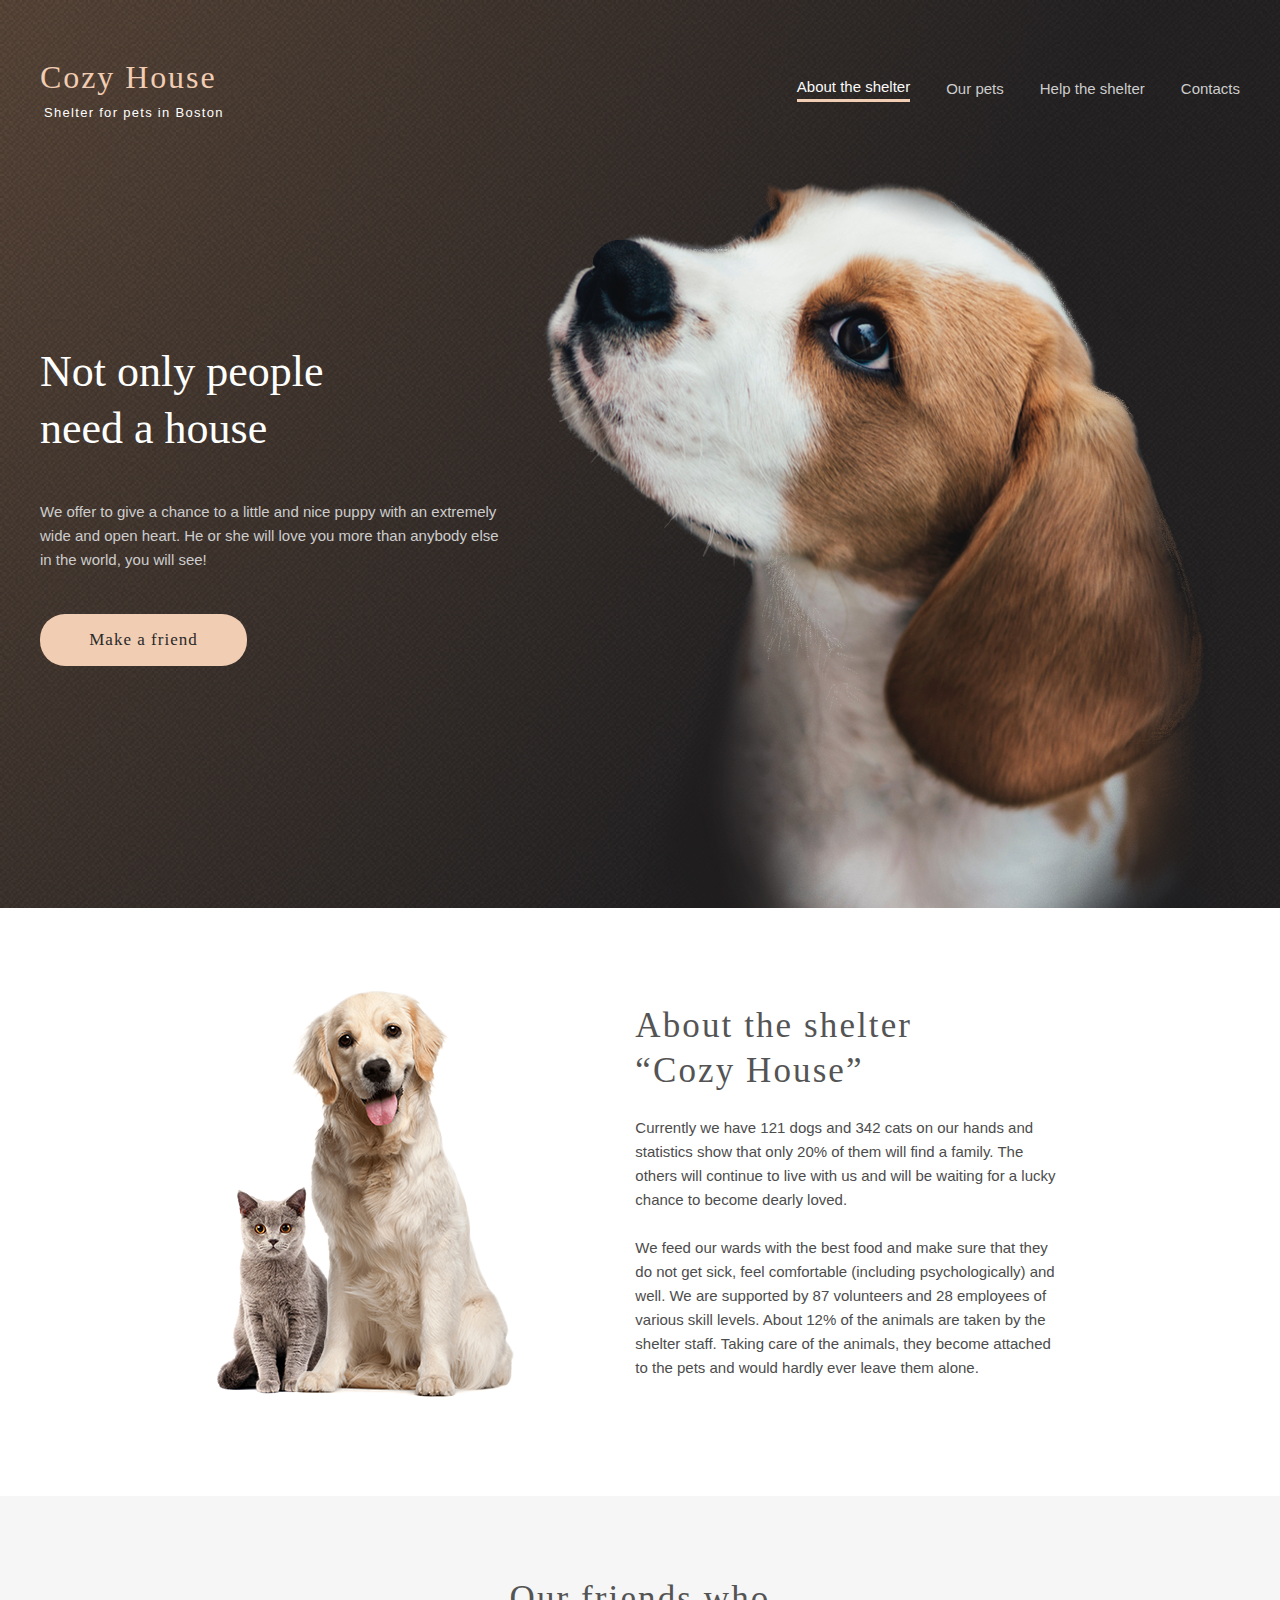
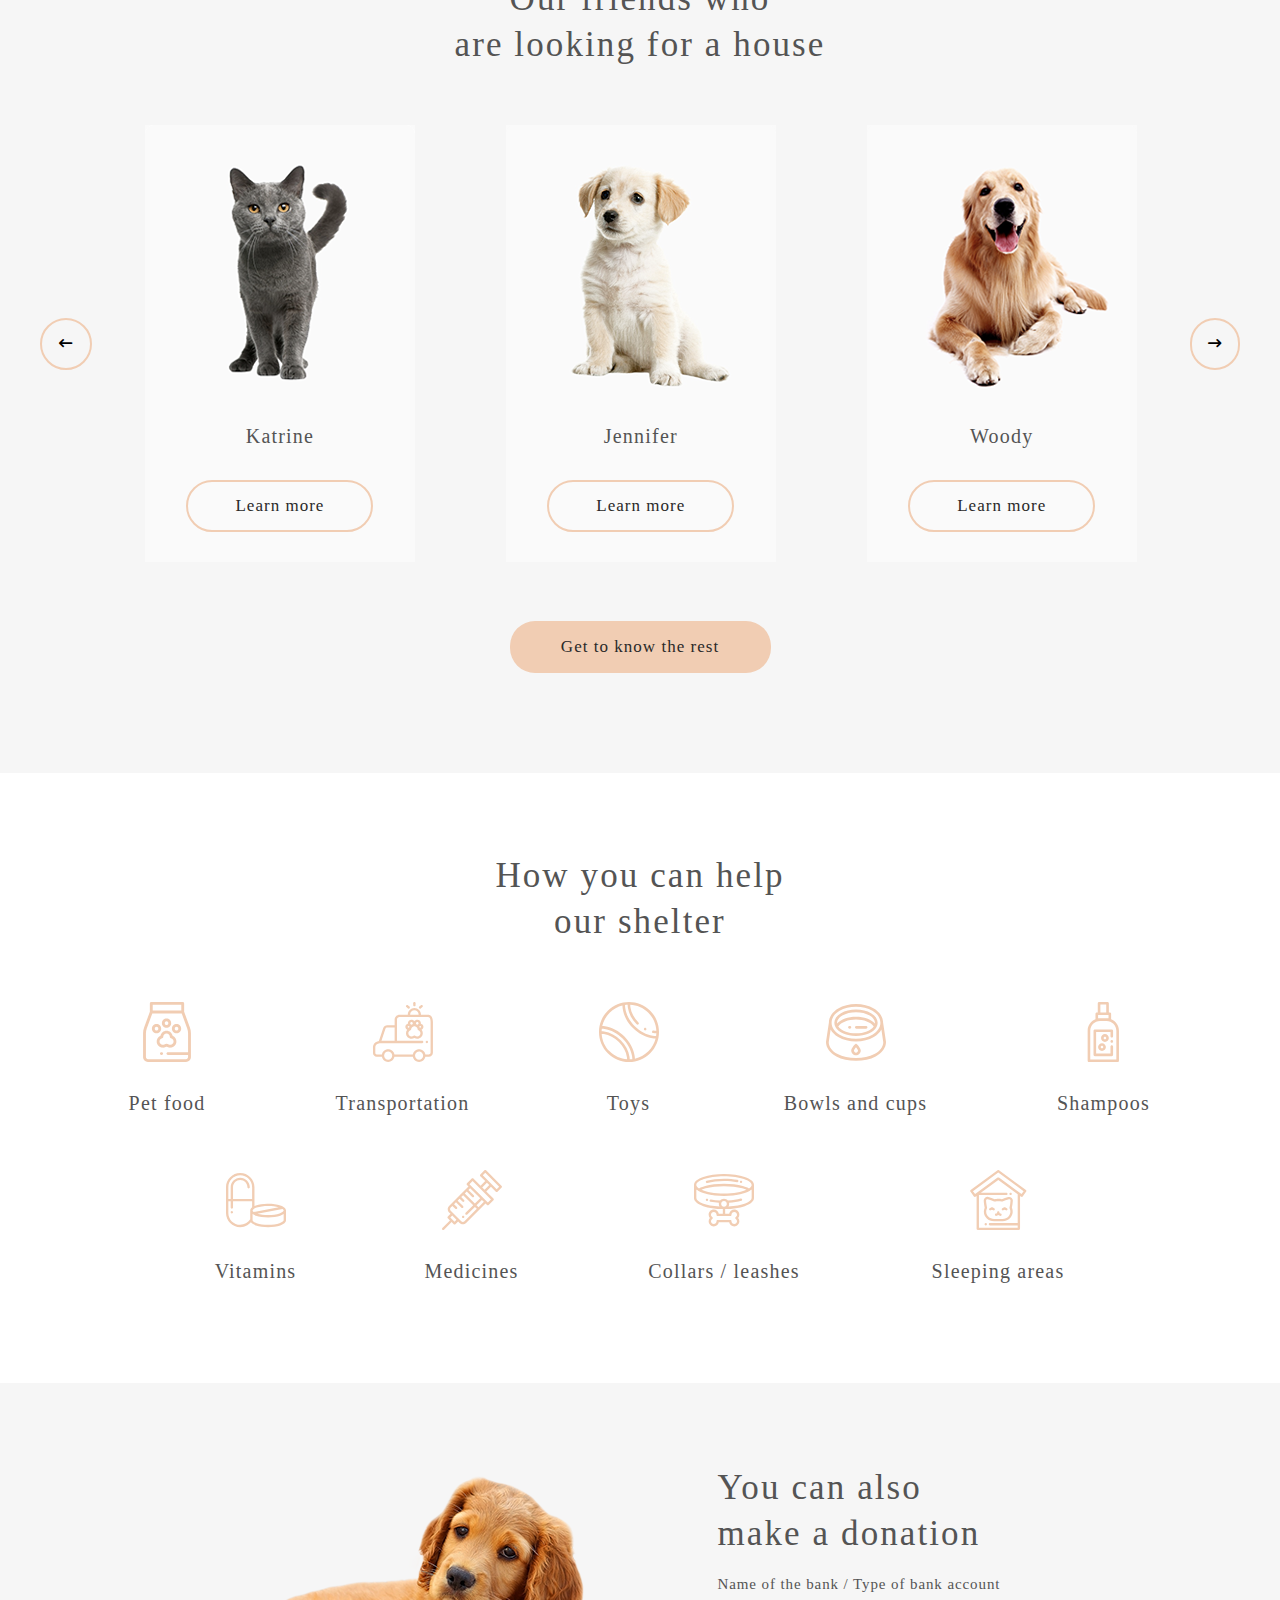
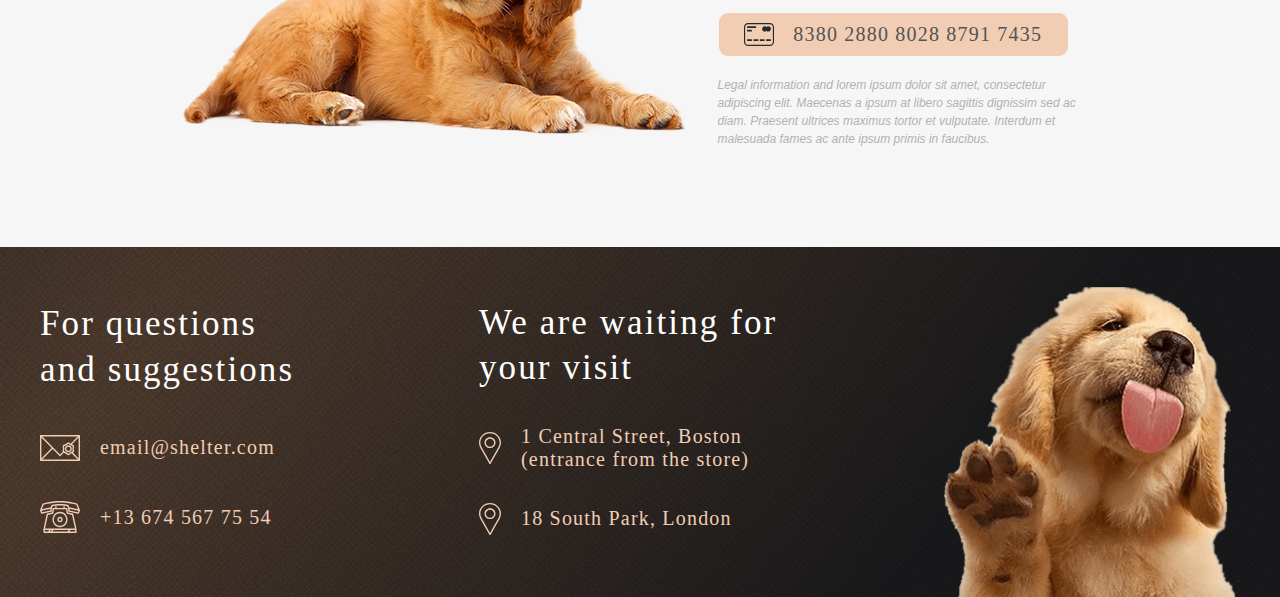
<file: pages/main/index.html>
<!DOCTYPE html>
<html lang="en">
<head>
    <meta charset="UTF-8">
    <meta http-equiv="X-UA-Compatible" content="IE=edge">
    <meta name="viewport" content="width=device-width, initial-scale=1.0">
    <title>Cozy House</title>
    <link rel="stylesheet" type="text/css" href="https://cdnjs.cloudflare.com/ajax/libs/font-awesome/6.1.1/css/all.min.css">
    <link rel="shortcut icon" href="../../assets/icons/Icons8-Windows-8-Animals-Dog-Track.ico" type="image/x-icon">
    <link rel="stylesheet" href="style.css">
</head>
<body onresize="createAdaptiveSlider()">


<!-- HEADER -->
    <div class="header-main">
        <header class="header">
            <div class="container">
                <div class="header-wrapper">
                    <div class="logo-header">
                        <a href="index.html">
                            <h1>
                                Cozy House
                            </h1>
                            <p class="logo-header-description">
                                Shelter for pets in Boston
                            </p>
                        </a>
                        
                    </div>
                    <div class="nav-header">
                        <a href="index.html" class="nav-header-link-active" >About the shelter</a>
                        <a href="../pets/pets.html" class="nav-header-link" target="_blank">Our pets</a>
                        <a href="#help" class="nav-header-link">Help the shelter</a>
                        <a href="#footer" class="nav-header-link">Contacts</a>
                    </div>
                    <div class="nav-header-burger" id="burger">
                        <span class="line-burger "><hr class="hr-burger line-burger1"></span>
                        <span class="line-burger "><hr class="hr-burger line-burger2"></span>
                        <span class="line-burger "><hr class="hr-burger line-burger3"></span>
                    </div>
                </div>
            </div>
        </header>
    </div>
<!-- MAIN -->
    <main class="main">
        <section class="not-only">
            <div class="container">
                <div class="not-only-wrapper">
                    <div class="not-only-text-block">
                        <h2>Not only people <br>need a house</h2>
                        <p class="not-only-add-text">We offer to give a chance to a 
                            little and nice puppy with an extremely wide and open heart. 
                            He or she will love you more than anybody else in the world, 
                            you will see!</p>
                        <button type="button" onclick="buttonToOurFriends()" class="not-only-button">Make a friend</button>
                    </div>
            
                    <div class="not-only-img">
                        <img src="../../assets/images/start-screen-puppy.png" alt="start-screen-puppy">
                    </div>
                </div>
            </div>
        </section>
        <section class="about">
            <div class="container">
                <div class="about-wrapper">
                    <div class="about-img">
                        <img src="../../assets/images/about-pets.png" alt="about-pets">
                    </div>
                    <div class="about-text-block">
                        <h3>About the shelter <br>“Cozy House”</h3>
                        <p class="about-add-text">Currently we have 121 dogs and 
                            342 cats on our hands and statistics show that only 
                            20% of them will find a family. The others will continue 
                            to live with us and will be waiting for a lucky chance to 
                            become dearly loved.</p>
                            <br>
                        <p class="about-add-text">We feed our wards with the best 
                            food and make sure that they do not get sick, feel 
                            comfortable (including psychologically) and well. 
                            We are supported by 87 volunteers and 28 employees 
                            of various skill levels. About 12% of the animals 
                            are taken by the shelter staff. Taking care of the 
                            animals, they become attached to the pets and would 
                            hardly ever leave them alone.</p>
                    </div>
                </div>
            </div>
        </section>
        <section class="our-friends" id="our-friends">
            <div class="container">
                <div class="our-friends-wrapper">
                    <div class="our-friends-title">
                        <h4>Our friends who <br>
                            are looking for a house</h4>
                    </div>
                    <div class="our-friends-slider">
                        <button type="button" class="our-friends-arrow1 ">
                            <i class="fa-solid fa-arrow-left-long"></i>
                        </button>
                        <div class="our-friends-whole-trio"></div>
                        <button type="button" class="our-friends-arrow2">
                            <i class="fa-solid fa-arrow-right-long"></i>
                        </button>
                    </div>
                    <button type="button" onclick="buttonToOurFriendsPage()" class="our-friends-button">
                        Get to know the rest
                    </button>
                </div>
            </div>
        </section>
        <section class="help" id="help">
            <div class="container">
                <div class="help-wrapper">
                    <div class="help-title">
                        <h4>How you can help <br>
                            our shelter</h4>
                    </div> 
                    <div class="help-grid">
                        <div class="help-img help-img1">
                            <img src="../../assets/icons/icon-pet-food.svg" alt="pet-food">
                            <p class="help-img-name">Pet food</p>
                        </div>
                        <div class="help-img help-img2">
                            <img src="../../assets/icons/icon-transportation.svg" alt="transportation">
                            <p class="help-img-name">Transportation</p>
                        </div>
                        <div class="help-img help-img3">
                            <img src="../../assets/icons/icon-toys.svg" alt="toys">
                            <p class="help-img-name">Toys</p>
                        </div>
                        <div class="help-img help-img4">
                            <img src="../../assets/icons/icon-bowls-and-cups.svg" alt="bowls-and-cups">
                            <p class="help-img-name">Bowls and cups</p>
                        </div>
                        <div class="help-img help-img5">
                            <img src="../../assets/icons/icon-shampoos.svg" alt="shampoos">
                            <p class="help-img-name">Shampoos</p>
                        </div>
                        <div class="help-img help-img6">
                            <img src="../../assets/icons/icon-vitamins.svg" alt="vitamins">
                            <p class="help-img-name">Vitamins</p>
                        </div>
                        <div class="help-img help-img7">
                            <img src="../../assets/icons/icon-medicines.svg" alt="medicines">
                            <p class="help-img-name">Medicines</p>
                        </div>
                        <div class="help-img help-img8">
                            <img src="../../assets/icons/icon-collars-leashes.svg" alt="collars-leashes">
                            <p class="help-img-name">Collars / leashes</p>
                        </div>
                        <div class="help-img help-img9">
                            <img src="../../assets/icons/icon-sleeping-area.svg" alt="sleeping-area">
                            <p class="help-img-name">Sleeping areas</p>
                        </div>
                    </div>
                </div>
            </div>
        </section>
        <section class="in-addition">
            <div class="container">
                <div class="in-addition-wrapper">
                    <div class="in-addition-img">
                        <img src="../../assets/images/donation-dog.png" alt="donation-dog">
                    </div>
                    <div class="in-addition-text-block">
                        <h5 >You can also <br> make a donation</h5>
                        <p class="in-addition-add-text1">Name of the bank / Type 
                            of bank account</p>
                            <form action="#">
                                <button type="button" class="in-addition-button in-addition-button-text" onclick="inAdditionButton()">
                                    <img src="../../assets/icons/credit-card.svg" alt="credit-card">
                                    8380 2880 8028 8791 7435
                                </button>
                            </form>
                        <p class="in-addition-add-text2">Legal information and lorem 
                            ipsum dolor sit amet, consectetur adipiscing elit. 
                            Maecenas a ipsum at libero sagittis dignissim sed ac 
                            diam. Praesent ultrices maximus tortor et vulputate. 
                            Interdum et malesuada fames ac ante ipsum primis in 
                            faucibus.</p>
                    </div>
                </div>
            </div>
        </section>
    </main>
<!-- FOOTER -->
    <footer class="footer" id="footer">
        <div class="container">
            <div class="footer-wrapper">
                <div class="footer-block footer-block1">
                    <h6>For questions and suggestions
                    </h6>
                    <div class="footer-contact">
                        <a href="mailto:email@shelter.com"><img src="../../assets/icons/icon-email.svg" alt="icon-email"></a>
                        <a href="mailto:email@shelter.com" class="footer-text">email@shelter.com</a>
                        
                    </div>
                    <div class="footer-contact">
                        <a href="tel:+136745677554"><img src="../../assets/icons/icon-phone.svg" alt="phone"></a>
                        <a href="tel:+136745677554" class="footer-text">+13 674 567 75 54</a>
                    </div>
                </div>
                <div class="footer-block footer-block2">
                    <h6>We are waiting for your visit
                    </h6>
                    <div class="footer-contact footer-contact-point">
                        <a href="https://goo.gl/maps/tnH14oCpLKEokHBg7" target="_blank"><img src="../../assets/icons/icon-marker.svg" alt="icon-marker"></a>
                        <a href="https://goo.gl/maps/tnH14oCpLKEokHBg7" target="_blank" class="footer-text">1 Central Street, Boston (entrance from the store)</a>
                    </div>
                    <div class="footer-contact footer-contact-point">
                        <a href="https://goo.gl/maps/tnH14oCpLKEokHBg7" target="_blank"><img src="../../assets/icons/icon-marker.svg" alt="icon-marker"></a>
                        <a href="https://goo.gl/maps/tnH14oCpLKEokHBg7" target="_blank" class="footer-text">18 South Park, London </a>
                    </div>
                </div>
                <img src="../../assets/images/footer-puppy.png" alt="footer-puppy" class="footer-img">
            </div>
        </div>
    </footer>

   <script src="script.js"></script>
</body>
</html>
</file>
<file: pages/main/style.css>
@font-face {
	font-family: 'Arial';
	src: url('../../assets/fonts/arial.ttf');
	src: local('Arial Regular'), local('Arial-Regular'),
		url('../../assets/fonts/arial.ttf') format('truetype');
	font-weight: normal;
	font-style: normal;
}

@font-face {
	font-family: 'Georgia';
	src: url('../../assets/fonts/georgia.ttf');
	src: local('Georgia Regular'), local('Georgia-Regular'),
		url('../../assets/fonts/georgia.ttf') format('truetype');
	font-weight: normal;
	font-style: normal;
}

html {
    box-sizing: border-box;
	scroll-behavior: smooth; 
	overflow-x: hidden;
}

html.open {
	overflow-y: hidden;
}

*, *::before, *::after {
    box-sizing: inherit;
}

body {
	margin: 0;
	position: relative;
	overflow-x: hidden;
	width: 100vw;
}



img {
    height: auto;
    vertical-align: middle;
}

p, h1, h2, h3, h5, h6 {
    margin-block-start: 0px;
    margin-block-end: 0px;
  }
  
.container {
	max-width: 1230px;
	margin: 0 auto;
	padding: 0 15px;
}

a {
	text-decoration: none;
}



:root {
	--color-light-xl: #FFFFFF;
	--color-light-l:#F6F6F6;
	--color-light-s:#FAFAFA;
	--color-dark-s:#CDCDCD;
	--color-dark-m:#B2B2B2;
	--color-dark-l:#545454;
	--color-dark-xl:#4C4C4C;
	--color-dark-2xl:#444444;
	--color-dark-3xl:#292929;
	--color-primary:#F1CDB3;
	--color-primary-light:#FDDCC4;
}

/* HEADER */

.overlay, .overlay-popup {
	background-color: #211F20;
	margin: 0;
	overflow-x: hidden;
	width: 100%;
	height: 100%;
	z-index: 2;
	opacity: 90%;
	position: absolute;
	transition: 0.5s;
}

.overlay-popup {
	opacity: 60%;
}

.header-main {
	background-size: cover;
}

.header-wrapper {
	display: flex;
	flex-direction: row;
	flex-wrap: nowrap;
	justify-content:space-between;
	padding-top: 60px;
	max-width: 1200px;
	
}

h1 {
	margin-bottom: 10px;
	font-family: 'Georgia';
	font-style: normal;
	font-weight: 400;
	font-size: 32px;
	line-height: 110%;
	letter-spacing: 0.06em;
	color: var(--color-primary);
}

.logo-header-description {
	font-family: 'Arial';
	font-style: normal;
	font-weight: 400;
	font-size: 13px;
	line-height: 15px;
	letter-spacing: 0.1em;
	color: var(--color-light-xl);
	margin-left: 4px;
}


.nav-header {
	display: flex;
	flex-direction: row;
	align-items: center;
}

.nav-header-burger, .nav-burger-menu {
	display: none;
}

.nav-header-link {
	font-family: 'Arial';
	font-style: normal;
	font-weight: 400;
	font-size: 15px;
	line-height: 160%;
	color: var(--color-dark-s);
	margin-left: 36px;
	text-decoration: none;
	margin-bottom: 3px;
	transition-duration: 0.5s;
}

.nav-header-link:hover, .nav-header-link:focus, .nav-header-link:active {
	color: var(--color-light-s);
	transition-duration: 0.5s;

}

.nav-header-link-active {
	font-family: 'Arial';
	font-style: normal;
	font-weight: 400;
	font-size: 15px;
	line-height: 160%;
	color: var(--color-light-s);
	text-decoration: none;
	margin-left: 36px;
	margin-bottom: 3px;
	border-bottom: solid var(--color-primary) 3px;
	
}

/* NOT ONLY */

.not-only {
	background-image: url(../../assets/images/start-screen-gradient-background.jpg);
	background-repeat: no-repeat;
	background-size: cover;
	background-position: 0 0;
}

.not-only-wrapper {
	margin-top: -120px;
	display: flex;
	flex-direction: row;
	align-content: space-between;
}

.not-only-text-block{
	display: flex;
	flex-direction: column;
	justify-content:flex-start;
	margin-top: 343px;
	margin-right: 43px;
}

h2 {
	font-family: 'Georgia';
	font-style: normal;
	font-weight: 400;
	font-size: 44px;
	line-height: 130%;
	color: var(--color-light-xl);
}

.not-only-add-text {
	font-family: 'Arial';
	font-style: normal;
	font-weight: 400;
	font-size: 15px;
	line-height: 160%;
	color: var(--color-dark-s);
	margin-top: 42px;
	margin-bottom: 42px;
}

.not-only-button {
	background-color: var(--color-primary);
	width: 207px;
	height: 52px;
	border: none;
	border-radius: 25px;
	font-family: 'Georgia';
	font-style: normal;
	font-weight: 400;
	font-size: 17px;
	line-height: 130%;
	letter-spacing: 0.06em;
	color: var(--color-dark-3xl);
	text-decoration: none;
	cursor: pointer;
	transition-duration: 0.5s;
}

.not-only-button:hover {
	background-color : var(--color-primary-light);
	transition-duration: 0.5s;
}

.not-only-img {
	margin-top: 180px;
	
}

/* ABOUT */

.about {
	padding-top: 82px;
	padding-bottom: 83px;
}

.about-wrapper {
	display: flex;
	flex-direction: row;
	justify-content: space-evenly;
	align-items: center;
}

.about-img {
	justify-items: center;
	display: flex;
	justify-content: center;
	margin-bottom: 15px;
	
}

.about-text-block {
	display: flex;
	flex-direction: column;
	width: 430px;
	height: 380px;
	margin-bottom: 16px;
	margin-left: -54px;
	
}

h3 {
	font-family: 'Georgia';
	font-style: normal;
	font-weight: 400;
	font-size: 35px;
	line-height: 128%;
	letter-spacing: 0.06em;
	color: var(--color-dark-l);
	margin-bottom: 23px;
}

.about-add-text {
	font-family: 'Arial';
	font-style: normal;
	font-weight: 400;
	font-size: 15px;
	line-height: 160%;
	color: var(--color-dark-xl);
	margin-bottom: 6px;
}

/* OUR FRIENDS */
.our-friends {
	padding-bottom: 100px;
	background-color: var(--color-light-l);
}

.our-friends-wrapper {
	display: flex;
	flex-direction: column;
	align-items: center;
}

h4 {
	font-family: 'Georgia';
	font-style: normal;
	font-weight: 400;
	font-size: 35px;
	line-height: 130%;
	letter-spacing: 0.06em;
	color: var(--color-dark-l);
	margin-bottom: 58px;
	text-align: center;
	margin-top: 80px;
}

.our-friends-slider {
	display: flex;
	flex-direction: row;
	margin-bottom: 59px;
	align-items:center;
	justify-content: center;
	width: 100%;
	
}

.our-friends-arrow1 {
	width: 62px;
	height: 52px;
	margin-right: 53px;
	border: 2px solid var(--color-primary);
	box-sizing: border-box;
	border-radius: 100px;
	background: url(../../assets/icons/Arrow_left.svg);
	background-repeat: no-repeat;
	background-position: center;
	padding: 0px;
	cursor: pointer;
}

.our-friends-arrow1:hover {
	background-color: var(--color-primary-light);
	border: 2px solid transparent;
	transition-duration: 0.5s;
}

.our-friends-whole-trio {
	display: flex;
	flex-direction: row;
	justify-content: space-between;
	width: 100%;
	
}

.our-friends-block {
	display: flex;
	flex-direction: column;
	justify-content: space-between;
	align-items: center;
	background-color: var(--color-light-s);
	cursor: pointer;
	
}

.our-friends-block:hover {
	background-color: var(--color-light-xl);
	
}

.our-friends-name  {
	font-family: 'Georgia';
	font-style: normal;
	font-weight: 400;
	font-size: 20px;
	line-height: 23px;
	letter-spacing: 0.06em;
	color: var(--color-dark-l);
	margin-bottom: 32px;
	margin-top: 30px;
}

.our-friends-click {
	border: 2px solid var(--color-primary);
	width: 187px;
	height: 52px;
	border-radius: 100px;
	background-color: transparent;
	margin-bottom: 30px;
	font-family: 'Georgia';
	font-style: normal;
	font-weight: 400;
	font-size: 17px;
	line-height: 130%;
	letter-spacing: 0.06em;
	color: var(--color-dark-3xl);
	cursor: pointer;
}

.our-friends-click:hover {
	background-color : var(--color-primary-light);
	transition-duration: 0.5s;
	border: 2px solid transparent;
	
}

.our-friends-block:hover .our-friends-click {
	background-color : var(--color-primary-light);
	transition-duration: 0.5s;
	border: 2px solid transparent;
}

.our-friends-arrow2 {
	width: 60px;
	height: 52px;
	margin-left: 53px;
	border: 2px solid var(--color-primary);
	box-sizing: border-box;
	border-radius: 100px;
	background: url(../../assets/icons/Arrow_right.svg);
	background-repeat: no-repeat;
	background-position: center;
	padding: 0px;
	cursor: pointer;
	
}

.our-friends-arrow2:hover {
	background-color: var(--color-primary-light);
	border: 2px solid transparent;
	transition-duration: 0.5s;

}

.our-friends-button {
	background-color: var(--color-primary);
	width: 261px;
	height: 52px;
	border: none;
	border-radius: 25px;
	font-family: 'Georgia';
	font-style: normal;
	font-weight: 400;
	font-size: 17px;
	line-height: 130%;
	letter-spacing: 0.06em;
	color: var(--color-dark-3xl);
	text-decoration: none;
	cursor: pointer;
	transition-duration: 0.5s;
}

.our-friends-button:hover {
	background-color : var(--color-primary-light);
	transition-duration: 0.5s;
}

/* POPUP */
.popup-visible {
	position: fixed;
	top: calc(50% - 26px);
    left: calc(50% + 26px);
	transform: translate(-50%, -50%); 
	width: 952px;
	height: auto;
	background-color: transparent;
	transition: 0.5s;
	z-index: 3;

	display: grid;
	grid-template-columns: repeat(2, auto);
	grid-template-areas: 
		'emptyCell1 close'
		'pop-item emptyCell2';
	
}

.emptyCell1 {
	grid-area: 1/1/1/1;
}

.emptyCell2 {
	grid-area: 2/2/2/2;
}

.close {
	width: 52px;
	height: 52px;
	justify-self: flex-end;
	background-color: transparent;
	background-image: url(../../assets/icons/close.svg);
	background-repeat: no-repeat;
	grid-area: 1/2/1/2;
	border: 2px solid #F1CDB3;
	border-radius: 100px;
	cursor: pointer;
	background-position: center;
	transition: 0.5s;
}

.close:hover, .hover {
	background-color: var(--color-primary-light);
	border: none;
	transition: 0.5s;
}

.pop-item {
	grid-area: 2/1/2/1;
	width: 900px;
	height: 500px;
	border-radius: 9px;
	box-shadow: 0px 2px 35px 14px rgba(13, 13, 13, 0.04);
	background-color: var(--color-light-s);
}

.popup-items {
	display: flex;
	flex-direction: row;
	justify-content: space-between;
}

.slider-img {
	border-radius: 9px;
}

.popup-text-block {
	margin: 50px 20px auto 29px;
	overflow-y: auto;
	height: auto;
	overflow-x: hidden;
	
}

.popup-name {
	font-family: 'Georgia';
	font-style: normal;
	font-weight: 400;
	font-size: 35px;
	line-height: 130%;
	letter-spacing: 0.06em;
	color: #000000;
	margin-bottom: 10px;
}

.popup-type-breed {
	font-family: 'Georgia';
	font-style: normal;
	font-weight: 400;
	font-size: 20px;
	line-height: 115%;
	letter-spacing: 0.06em;
	color: #000000;
	margin-bottom: 40px;
}

.popup-description {
	font-family: 'Georgia';
	font-style: normal;
	font-weight: 400;
	font-size: 15px;
	line-height: 110%;
	letter-spacing: 0.06em;
	color: #000000;
	margin-bottom: 30px;
}

.popup-list:last-child {
	padding-inline-start: 15px;
}

.popup-list-li {
	font-family: 'Georgia';
	font-style: normal;
	font-weight: 400;
	font-size: 15px;
	line-height: 110%;
	letter-spacing: 0.06em;
	color: #000000;
	margin-bottom: 11px;
}

.popup-list-li::marker {
	color: var(--color-primary);
}


/* HELP */

.help {
	padding-bottom: 100px;
}

.help-wrapper{
	display: flex;
	flex-direction: column;
	align-items: center;
}

.help-img1 {
	grid-area: help-img1;
	margin-left: 14px;
}

.help-img2 {
	grid-area: help-img2;
	margin-left: 5px;
}

.help-img3 {
	grid-area: help-img3;
	margin-right: 23px;
}

.help-img4 {
	grid-area: help-img4;
	margin-right: 49px;
}

.help-img5 {
	grid-area: help-img5;
	margin-right: 33px;
}

.help-img6 {
	grid-area: help-img6;
	margin-right: 49px;
}

.help-img7 {
	grid-area: help-img7;
	margin-right: 97px;
}

.help-img8 {
	grid-area: help-img8;
	margin-right: 72px;
}

.help-img9 {
	grid-area: help-img9;
	margin-right: 4px;
}

.help-grid {
	width: 100%;
	display: grid;
	justify-content: center;
	grid-row-gap: 55px;
	grid-template-columns: repeat(10, 1fr);
	grid-template-rows: auto;
	grid-template-areas: 
		'help-img1 help-img1 help-img2 help-img2 help-img3 help-img3 help-img4 help-img4 help-img5 help-img5'
		'. help-img6 help-img6 help-img7 help-img7 help-img8 help-img8 help-img9 help-img9 .';
}

.help-img {
	display: flex;
	flex-direction: column;
	align-items: center;
	height: 113px;
	width: auto;
	justify-content: space-between;
}

.help-img-name {
	font-family: 'Georgia';
	font-style: normal;
	font-weight: 400;
	font-size: 20px;
	line-height: 115%;
	letter-spacing: 0.06em;
	color: var(--color-dark-l);
}

/* IN ADDITION */

.in-addition {
	padding-bottom: 82px;
	background-color: var(--color-light-l);
	
}

.in-addition-wrapper {
	display: flex;
	flex-direction: row;
	justify-content: center;
	align-items: center;
	gap: 30px;
	padding-top: 82px;
}

.in-addition-img {
	margin-bottom: 20px;
}

.in-addition-text-block {
	display: flex;
	flex-direction: column;
	width: 380px;
	height: 282px;
	margin-bottom: 18px;
	
}

h5 {
	font-family: 'Georgia';
	font-style: normal;
	font-weight: 400;
	font-size: 35px;
	line-height: 130%;
	letter-spacing: 0.06em;
	color: var(--color-dark-l);
	margin-bottom: 20px;
}

.in-addition-add-text1 {
	font-family: 'Georgia';
	font-style: normal;
	font-weight: 400;
	font-size: 15px;
	line-height: 110%;
	letter-spacing: 0.06em;
	color: var(--color-dark-l);
	margin-bottom: 20px;
}

.in-addition-add-text2 {
	font-family: 'Arial';
	font-style: italic;
	font-weight: 400;
	font-size: 12px;
	line-height: 18px;
	color: var(--color-dark-m);
	margin-top: 20px;
}

.in-addition-button {
	width: 349px;
	height: 43px;
	background: var(--color-primary);
	border-radius: 9px;
	border: none;
	font-family: 'Georgia';
	font-style: normal;
	font-weight: 400;
	font-size: 20px;
	line-height: 115%;
	letter-spacing: 0.06em;
	color: var(--color-dark-l);
	display: flex;
	flex-direction: row;
	align-items: center;
	justify-content: space-evenly;
	margin-left: 1px;
	cursor: pointer;
}

.in-addition-button:hover {
	background-color : var(--color-primary-light);
	transition-duration: 0.5s;
}

/* FOOTER */

.footer {
	background-repeat: no-repeat;
	background-image: url(../../assets/images/footer-gradient-background.jpg);
	background-size: cover;
	background-position: 0 0;
}


.footer-wrapper {
	display: grid;
	grid-template-columns: repeat(3, auto);
	justify-content: space-between;
	align-items: center;
}

.footer-block {
	display: flex;
	flex-direction: column;
	width: 302px;
	height: 234px;
	margin-bottom: 18px;
	margin-right: 75px;
	justify-content: center;
}

.footer-block1 {
	width: 280px;
    display: flex;
    justify-content: space-around;
    flex-direction: column;
    height: 309px;
}

h6 {
	font-family: 'Georgia';
	font-style: normal;
	font-weight: 400;
	font-size: 35px;
	line-height: 130%;
	letter-spacing: 0.06em;
	color: var(--color-light-xl);
	margin-bottom: 34px;
	margin-top: 40px;
}

.footer-contact {
	display: flex;
	flex-direction: row;
	align-items: center;
	justify-content: flex-start;
	cursor: pointer;
	margin-bottom: 32px;
}

.footer-text {
	font-family: 'Georgia';
	font-style: normal;
	font-weight: 400;
	font-size: 20px;
	line-height: 115%;
	letter-spacing: 0.06em;
	color: var(--color-primary);
	margin-left: 20px;
	text-decoration: none;
}


.footer-img {
	margin-top: 40px;
}




@media screen and (max-width: 1279.9px) {

	.container {
		min-width: 738px;
		padding: 0 30px;
	}
	/* POPUP */
	.popup-visible {
		width: 682px;
	}

	.pop-item {
		width: 630px;
		height: 350px;
	}

	.popup-text-block {
		margin: 10px 9px 5px 11px;
	}

	.popup-type-breed {
		font-size: 20px;
		margin-bottom: 20px;
	}

	.popup-description {
		font-size: 13px;
	}

	.popup-list-li {
		font-size: 15px;
		margin-bottom: 5px;
	}



/* HEADER */
	.header-wrapper {
		padding-top: 30px;
	}

	.nav-header-burger, .nav-burger-menu {
		display: none;
	}

	.not-only-wrapper {
		flex-direction: column;
		align-items: center;
	}

	.not-only-text-block {
		align-items: center;
		margin-top: 180px;
		margin-right: 0px;
		width: 65%;
	}

	.not-only-text-block h2 {
		align-self: flex-start;
	}

	.not-only-img {
		display: flex;
		margin-top: 100px;
		justify-content: flex-end;
	}

	.not-only-img img {
		width: 81.5%;
	}

/* ABOUT */
	.about-wrapper {
		flex-direction: column-reverse;
	}

	.about-text-block {
		margin-left: 0px;
		margin-bottom: 78px;
	}

	.about-img {
		margin-bottom: 17px;
	}

/* OUR FRIENDS */

	.invisible {
		display: none;
	}

	.our-friends-arrow1 {
		margin-right: 12px;
	}

	.our-friends-arrow2 {
		margin-left: 14px;
	}

	.our-friends-whole-trio {
		justify-content: space-evenly;
	}

/* HELP */

	.help-grid {
		grid-template-columns: repeat(3, 1fr);
		grid-template-areas: 
			'help-img1 help-img2 help-img3'
			'help-img4 help-img5 help-img6'
			'help-img7 help-img8 help-img9';
	}

	.help-img2 {
		margin-left: 0px;
	}

	.help-img3 {
		margin-right: 12px;
	}

	.help-img4 {
		margin-right: -12px;
	}

	.help-img5 {
		margin-right: 0px;
	}

	.help-img6 {
		margin-right: 12px;
	}

	.help-img7 {
		margin-right: -12px;
	}

	.help-img8 {
		margin-right: 0px;
	}

	.help-img9 {
		margin-right: 12px;
	}

/* IN ADDITION */

	.in-addition-wrapper {
		flex-direction: column-reverse;
		gap: 41px;
		padding-top: 80px;
	}

/* FOOTER */

	.footer-wrapper {
		grid-template-columns: repeat(2, 1fr);
		grid-template-rows: auto;
		justify-items: center;
	}

	.footer-block {
		margin-right: 17px;
		margin-top: -12px;
	}

	.footer-block1 {
		margin-right: 8px;
	}

	.footer-img {
		margin-top: 12px;
		grid-area: 2 / 1 / 2 / 3;
	}
	
}


/* !!!!!!!!!!!!!!DELETE AFTER CROSS_CHECK START*/
@media screen and (width: 768px) {
	.our-friends-whole-trio {
		justify-content: space-between;
	}
}
/* !!!!!!!!!!!!!!DELETE AFTER CROSS_CHECK END*/


@media screen and (max-width: 767.9px) {
	.container {
		min-width: 300px;
		padding: 0 10px;
	}
/* HEADER */


	/* POPUP */
	.popup-visible {
		width: 271px;
		height: auto;
    	left: calc(50% + 15px);
	}

	.pop-item {
		width: 240px;
		height: auto;
	}

	.popup-items {
		display: flex;
		flex-direction: row;
		justify-content: space-between;
	}

	.popup-items .slider-img {
		display: none;
	}

	.popup-text-block {
		margin: 10px;
	}


	/* BURGER START */

				.overlay, .overlay-popup {
					background-color: #211F20;
					margin: 0;
					overflow-x: hidden;
					width: 100%;
					height: 100%;
					z-index: 2;
					opacity: 90%;
					position: absolute;
					transition: 0.3s;
				}

				.overlay-popup {
					opacity: 60%;
				}

				.nav-header{
					display: none;
				}	

				.nav-header-burger {
					display: block;
					margin-top: 11px;
					margin-right: 43px;
					z-index: 15;
				}
			
				.nav-header-burger:hover {
					cursor: pointer;
				}
			
				.line-burger {
					display: block;
					z-index: 10;
					transition: 0.5s;
				}
			
				.hr-burger {
					width: 30px;
					height: 2px;
					background-color: var(--color-primary);
					display: block;
					margin: 8px auto;
					-webkit-transition: all 0.3s ease-in-out;
					-o-transition: all 0.3s ease-in-out;
					transition: all 0.3s ease-in-out;
					unicode-bidi: isolate;
					margin-inline-start: auto;
					margin-inline-end: auto;
					overflow: visible;
					border-style: solid;
					border-width: 0px;
				}

				.hr-burger:hover {
					background-color: var(--color-primary-light);
				}

				.nav-header-burger.open .line-burger1 {
					transform: rotate(90deg) translate(10px, 11px);
					z-index: 11;
					transition: 0.5s;
				}
			
				.nav-header-burger.open .line-burger2 {
					transform: rotate(90deg) ;
					z-index: 11;
					transition: 0.5s;
				}

				.nav-header-burger.open .line-burger3 {
					transform: rotate(90deg) translate(-10px, -10px);
					z-index: 11;
					transition: 0.5s;
				}
				
				.nav-burger-menu {
					display: flex;
					position: absolute;
					top: 0px;
					right: -320px;
					transition: all 1s ease-in-out;
					flex-direction: column;
					width: 320px;
					height: 100vh;
					background-color: var(--color-dark-3xl);
					z-index: 12;
				}
			
				.nav-burger-menu.open {
					z-index: 13;
					right: 0px;
				}
			
				.nav-burger-menu.container.open {
					display: flex;
				}

				.logo-burger {
					margin-top: 30px;
					margin-left: 10px;
				}
			
				ul {
					padding-inline-start: 0px;
				}
			
				ul.open {
					display: block;
					list-style-type: disc;
					margin-block-start: 0px;
					margin-block-end: 0px;
					margin-inline-start: 0px;
					margin-inline-end: 0px;
					padding-inline-start: 0px;
					
				}

				li {
					list-style-type: none;
				}
			
				.nav-burger-menu-list {
					margin-top: 158px;
					display: flex;
					flex-direction: column;
    				align-items: center;
				}

				.nav-burger-menu-list.open {
					margin-top: 134px;
					margin-left: 127px;
					z-index: 9;
				}
			
				.nav-burger-menu-item.open {
					margin-bottom: 42px;
				}

				.nav-burger-menu-link-1, 
				.nav-burger-menu-link-2, 
				.nav-burger-menu-link-3, 
				.nav-burger-menu-link-4 {
			
					font-family: 'Arial';
					font-style: normal;
					font-weight: 400;
					font-size: 32px;
					line-height: 160%;
					color: var(--color-dark-s);
					text-decoration: none;
				}

				.nav-burger-menu-link-1 {
					border-bottom: var(--color-primary) solid 3px;
				}
			
				.nav-burger-menu-link-1.open:hover, .nav-burger-menu-link-1.open:focus, .nav-burger-menu-link-1.open:active,
				.nav-burger-menu-link-2.open:hover, .nav-burger-menu-link-2.open:focus, .nav-burger-menu-link-2.open:active,
				.nav-burger-menu-link-3.open:hover, .nav-burger-menu-link-3.open:focus, .nav-burger-menu-link-3.open:active,
				.nav-burger-menu-link-4.open:hover, .nav-burger-menu-link-4.open:focus, .nav-burger-menu-link-4.open:active,
				.nav-burger-menu-link-5.open:hover, .nav-burger-menu-link-5.open:focus, .nav-burger-menu-link-5.open:active {
					color: var(--color-light-xl);
					transition: 0.5s;
				}
				
	/* BURGER END */

	.header-wrapper {
		padding-top: 30px;
	}

	.not-only-wrapper {
		flex-direction: column;
		align-items: center;
	}

	.not-only-text-block {
		align-items: center;
		margin-top: 180px;
		margin-right: 0px;
		width: auto;
		align-content: center;
		text-align: center;
	}

	.not-only-text-block h2 {
		align-self: center;
		font-size: 25px;
		letter-spacing: 0.06em;
		
	}

	.not-only-img {
		display: flex;
		margin-top: 100px;
		justify-content: flex-end;
	}

	.not-only-img img {
		width: 88%;
	}

/* ABOUT */
	.about {
		padding-top: 42px;
		padding-bottom: 42px;
	}

	.about-wrapper {
		flex-direction: column-reverse;
	}

	.about-text-block {
		margin-left: 0px;
		margin-bottom: 32px;
		width: auto;
		text-align: center;
		height: auto;
	}

	.about-text-block h3 {
		font-size: 25px;
		margin-bottom: 25px;
		
	}

	.about-add-text {
		margin-left: 15px;
		margin-right: 15px;
		text-align: justify;
	}

	.about-img {
		margin-bottom: 0px;
		
	}

	.about-img img {
		width: 87%;
	}

/* OUR FRIENDS */

	.invisible, .invisible2 {
		display: none;
	}

	.our-friends {
		padding-bottom: 42px;
	}

	.our-friends-title h4 {
		font-size: 25px;
		margin-top: 42px;
		margin-bottom: 40px;
	}
	.our-friends-arrow1 {
		margin-right: 12px;
		order:2;
		width: 52px;
		margin-right: -16px;
		margin-top: 19px;
	}

	.our-friends-arrow2 {
		margin-left: 14px;
		order: 3;
		width: 52px;
		margin-left: -18px;
		margin-top: 19px;
	}

	.our-friends-whole-trio {
		justify-content: space-evenly;
		order: 1;
		grid-area: 1 / 1 / 1 / 3;
	}

	.our-friends-slider {
		display: grid;
		grid-template-columns: repeat(2, 1fr);
		grid-template-rows: repeat(2, auto);
		justify-items: center;
		margin-bottom: 42px;
	}

	


/* HELP */

	.help {
		padding-bottom: 42px;
	}

	.help-grid {
		grid-template-columns: repeat(2, 1fr);
		grid-template-areas: 
			'help-img1 help-img2'
			'help-img3 help-img4'
			'help-img5 help-img6'
			'help-img7 help-img8'
			'help-img9 .';
		justify-items: center;
		grid-row-gap: 30px;
	}

	.help-title h4 {
		font-size: 25px;
		margin-top: 42px;
		margin-bottom: 42px;
	}

	.help-img {
		width: 130px;
		height: 87px;
	}

	.help-img img {
		width: 50px;
	}

	.help-img-name {
		font-size: 15px;
		line-height: 110%;
	}

	.help-img1 {
		margin-left: -9px;
	}
	.help-img2 {
		margin-left: 10px;
	}

	.help-img3 {
		margin-right: 9px;
	}

	.help-img4 {
		margin-right: -10px;
	}

	.help-img5 {
		margin-right: 10px;
	}

	.help-img6 {
		margin-right: -11px;
	}

	.help-img7 {
		margin-right: 9px;
	}

	.help-img8 {
		margin-right:-10px;
	}

	.help-img9 {
		margin-right: 9px;
	}

/* IN ADDITION */

	.in-addition {
		padding-bottom: 22px;
	}

	.in-addition-wrapper {
		flex-direction: column-reverse;
		gap: 41px;
		padding-top: 41px;
	}

	.in-addition-text-block {
		width: 100%;
		padding-left: 10px;
		padding-right: 10px;
		margin-bottom: 0px;
		align-items: center;
		text-align: center;
	}

	.in-addition-text-block h5 {
		font-size: 25px;
		align-self: center;
		text-align: center;
		margin-bottom: 23px;
	}

	.in-addition-add-text1 {
		letter-spacing: 0px;
		margin-left: 3px;
		margin-bottom: 24px;
	}

	.in-addition-add-text2 {
		text-align:justify;
	}

	.in-addition-button {
		width: 281px;
		margin-left: -1px;
		justify-content: space-around;
	}

	.in-addition-button-text {
		font-size: 15px;
	}

	.in-addition-img {
		display: flex;
		justify-content: center;
	}


	.in-addition-img img {
		width: 87%;
		align-self:center;
	}

/* FOOTER */

	.footer-wrapper {
		grid-template-columns: repeat(1, auto);
		grid-template-areas: 
			'footer-block1'
			'footer-block'
			'footer-img';
		justify-items: center;
		justify-content: center;
	}

	h6 {
		font-size: 25px;
		text-align: center;
		margin-top: 30px;
		margin-left: 5px;
    	margin-right: 5px;
	}

	.footer-block {
		align-items: center;
		margin-top: 0px;
		margin-right: 0px;
	}

	.footer-block1 {
		align-items: center;
		margin-right: 0px;
		height: auto;
	}

	.footer-img {
		margin-top: 16px;
		grid-area: auto;
		align-self: center;
		width: 87%;
	}

	.footer-contact {
		padding-top: 6px;
		justify-content: center;
	}

	.footer-contact-point {
		align-self: flex-start;
	}

	.footer-block2 {
		margin-top: -15px;
	}
}
</file>
